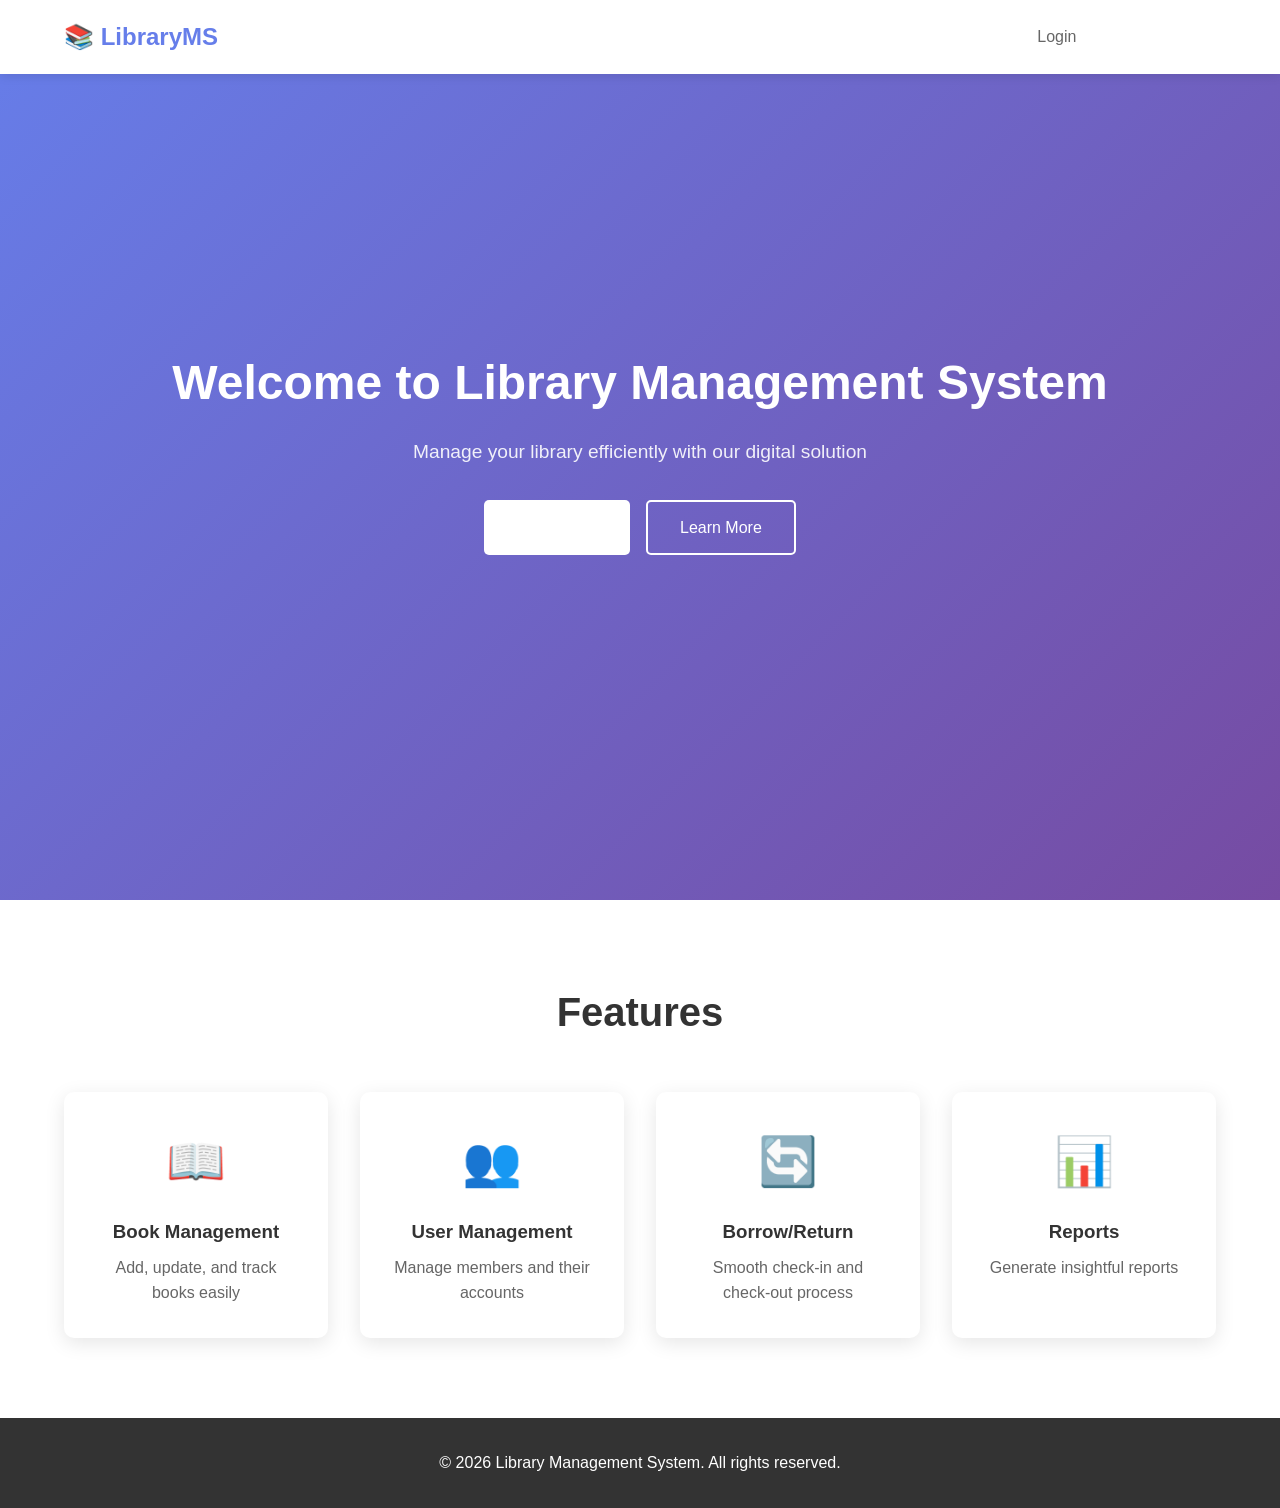
<file: frontend/index.html>
<!DOCTYPE html>
<html lang="en">
<head>
    <meta charset="UTF-8">
    <meta name="viewport" content="width=device-width, initial-scale=1.0">
    <title>Library Management System</title>
    <link rel="stylesheet" href="css/style.css">
</head>
<body>
    <div class="landing-container">
        <nav class="navbar">
            <div class="nav-brand">📚 LibraryMS</div>
            <div class="nav-links">
                <a href="pages/login.html" class="nav-link">Login</a>
                <a href="pages/register.html" class="nav-link btn-primary">Register</a>
            </div>
        </nav>
        
        <div class="hero-section">
            <h1>Welcome to Library Management System</h1>
            <p>Manage your library efficiently with our digital solution</p>
            <div class="hero-buttons">
                <a href="pages/login.html" class="btn btn-primary">Get Started</a>
                <a href="#features" class="btn btn-secondary">Learn More</a>
            </div>
        </div>
        
        <div id="features" class="features-section">
            <h2>Features</h2>
            <div class="features-grid">
                <div class="feature-card">
                    <div class="feature-icon">📖</div>
                    <h3>Book Management</h3>
                    <p>Add, update, and track books easily</p>
                </div>
                <div class="feature-card">
                    <div class="feature-icon">👥</div>
                    <h3>User Management</h3>
                    <p>Manage members and their accounts</p>
                </div>
                <div class="feature-card">
                    <div class="feature-icon">🔄</div>
                    <h3>Borrow/Return</h3>
                    <p>Smooth check-in and check-out process</p>
                </div>
                <div class="feature-card">
                    <div class="feature-icon">📊</div>
                    <h3>Reports</h3>
                    <p>Generate insightful reports</p>
                </div>
            </div>
        </div>
        
        <footer class="footer">
            <p>&copy; 2026 Library Management System. All rights reserved.</p>
        </footer>
    </div>
</body>
</html>
</file>
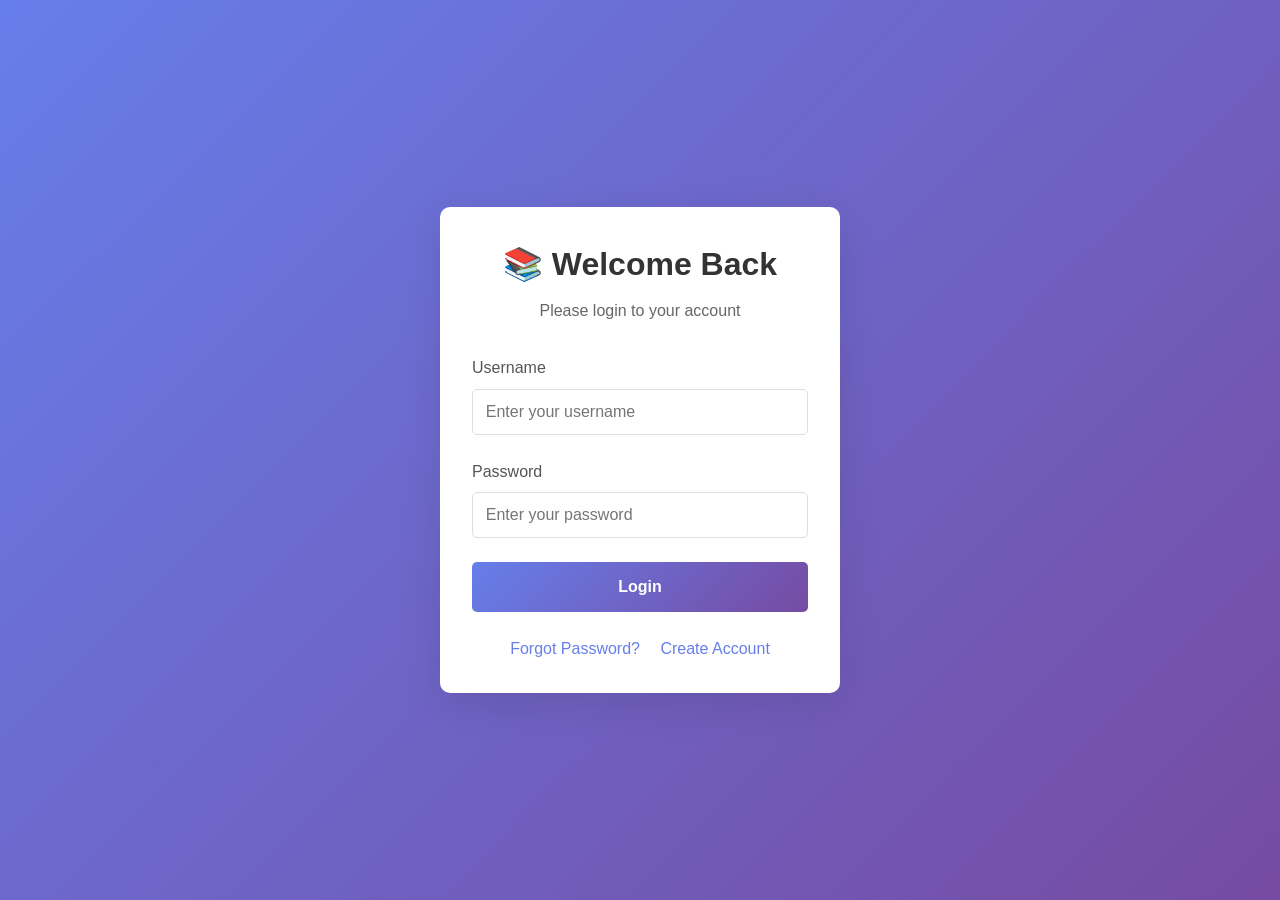
<file: frontend/pages/add-book.html>
<!DOCTYPE html>
<html lang="en">
<head>
    <meta charset="UTF-8">
    <meta name="viewport" content="width=device-width, initial-scale=1.0">
    <title>Add Book - Library Management System</title>
    <link rel="stylesheet" href="../css/style.css">
</head>
<body>
    <div class="dashboard-container">
        <nav class="dashboard-nav">
            <div class="nav-brand">📚 LibraryMS</div>
            <div class="nav-menu">
                <a href="dashboard.html" class="nav-item">Dashboard</a>
                <a href="books.html" class="nav-item">Books</a>
                <a href="add-book.html" class="nav-item active">Add Book</a>
                <div class="user-info">
                    <span class="user-name" id="userName">Loading...</span>
                    <button class="logout-btn" onclick="logout()">Logout</button>
                </div>
            </div>
        </nav>
        
        <div class="form-container">
            <div class="form-header">
                <h1>📖 Add New Book</h1>
                <p>Fill in the details to add a new book to the library</p>
            </div>
            
            <form id="addBookForm">
                <div class="form-group">
                    <label for="isbn">ISBN *</label>
                    <input type="text" id="isbn" name="isbn" required placeholder="e.g., 978-0134685991">
                </div>
                
                <div class="form-group">
                    <label for="title">Book Title *</label>
                    <input type="text" id="title" name="title" required placeholder="Enter book title">
                </div>
                
                <div class="form-group">
                    <label for="author">Author *</label>
                    <input type="text" id="author" name="author" required placeholder="Enter author name">
                </div>
                
                <div class="form-row">
                    <div class="form-group">
                        <label for="publisher">Publisher</label>
                        <input type="text" id="publisher" name="publisher" placeholder="Enter publisher name">
                    </div>
                    
                    <div class="form-group">
                        <label for="quantity">Quantity *</label>
                        <input type="number" id="quantity" name="quantity" required min="1" value="1">
                    </div>
                </div>
                
                <div class="form-group">
                    <label for="shelfLocation">Shelf Location</label>
                    <input type="text" id="shelfLocation" name="shelfLocation" placeholder="e.g., A-12, B-3">
                </div>
                
                <div class="form-group">
                    <label for="description">Description</label>
                    <textarea id="description" name="description" rows="4" placeholder="Enter book description (optional)"></textarea>
                </div>
                
                <button type="submit" class="btn-submit">➕ Add Book to Library</button>
            </form>
            
            <div id="errorMessage" class="error-message" style="display: none;"></div>
            <div id="successMessage" class="success-message" style="display: none;"></div>
        </div>
    </div>
    
    <script src="../js/main.js"></script>
    <script>
        document.addEventListener('DOMContentLoaded', function() {
            checkAuth();
            loadUserInfo();
        });
        
        function loadUserInfo() {
            const username = sessionStorage.getItem('username');
            if (username) {
                document.getElementById('userName').textContent = username;
            }
        }
        
        document.getElementById('addBookForm').addEventListener('submit', async function(e) {
            e.preventDefault();
            
            const bookData = {
                isbn: document.getElementById('isbn').value,
                title: document.getElementById('title').value,
                author: document.getElementById('author').value,
                publisher: document.getElementById('publisher').value || null,
                quantity: parseInt(document.getElementById('quantity').value),
                shelfLocation: document.getElementById('shelfLocation').value || null,
                description: document.getElementById('description').value || null
            };
            
            try {
                const response = await fetch(`${API_BASE_URL}/books`, {
                    method: 'POST',
                    headers: {
                        'Content-Type': 'application/json',
                    },
                    body: JSON.stringify(bookData)
                });
                
                const data = await response.json();
                
                if (response.ok) {
                    showSuccess('Book added successfully!');
                    document.getElementById('addBookForm').reset();
                } else {
                    showError(data.error || 'Failed to add book');
                }
            } catch (error) {
                console.error('Error adding book:', error);
                showError('Network error. Is the backend running?');
            }
        });
    </script>
</body>
</html>
</file>
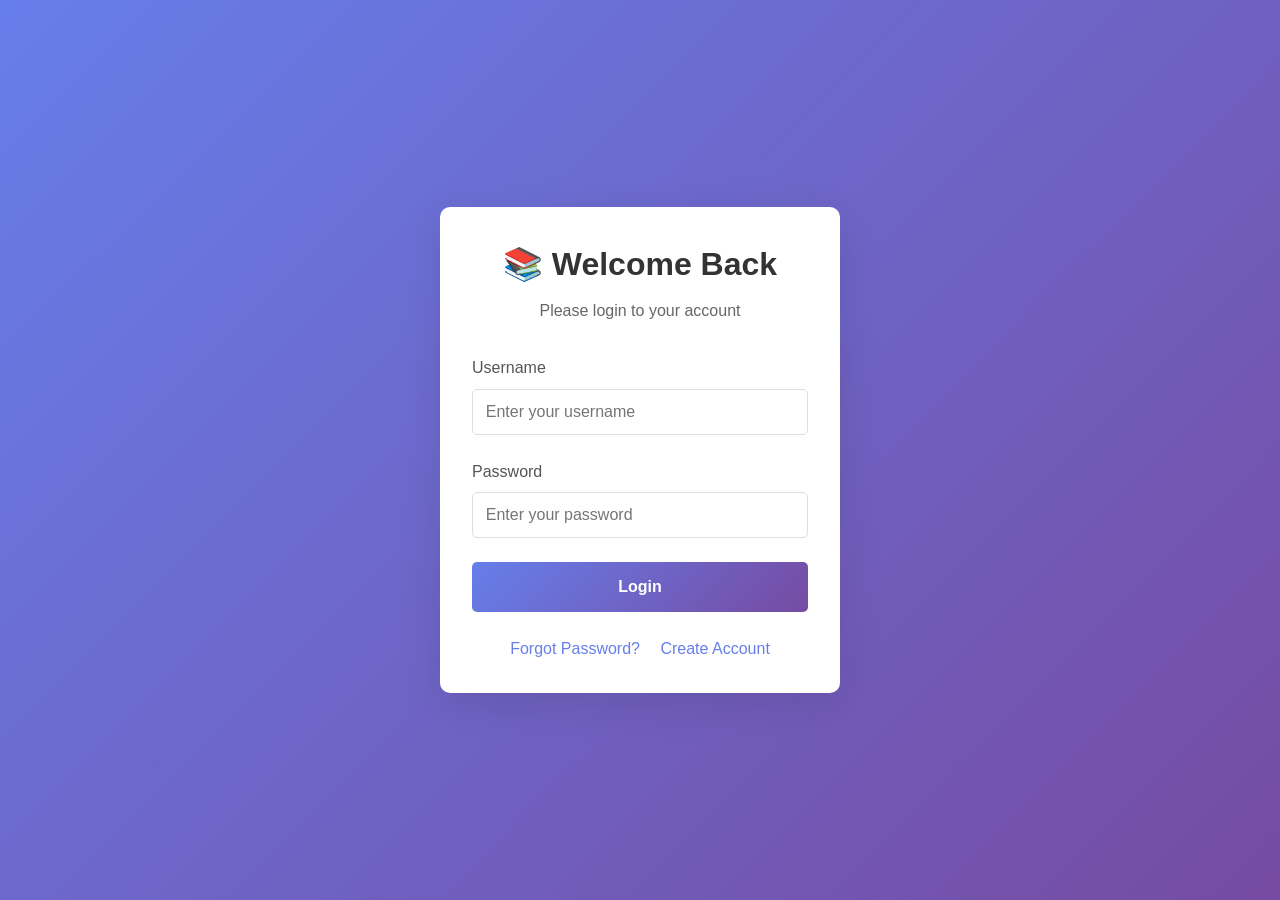
<file: frontend/pages/books.html>
<!DOCTYPE html>
<html lang="en">
<head>
    <meta charset="UTF-8">
    <meta name="viewport" content="width=device-width, initial-scale=1.0">
    <title>Books - Library Management System</title>
    <link rel="stylesheet" href="../css/style.css">
    <style>
        .filters {
            display: flex;
            gap: 1rem;
            margin-bottom: 1.5rem;
            flex-wrap: wrap;
        }
        .filter-select {
            padding: 0.5rem;
            border: 1px solid #ddd;
            border-radius: 5px;
            min-width: 150px;
        }
        .pagination {
            display: flex;
            justify-content: center;
            gap: 0.5rem;
            margin-top: 2rem;
        }
        .page-btn {
            padding: 0.5rem 1rem;
            border: 1px solid #ddd;
            background: white;
            cursor: pointer;
            border-radius: 5px;
        }
        .page-btn.active {
            background: #667eea;
            color: white;
            border-color: #667eea;
        }
        .modal {
            display: none;
            position: fixed;
            top: 0;
            left: 0;
            width: 100%;
            height: 100%;
            background: rgba(0,0,0,0.5);
            z-index: 2000;
        }
        .modal-content {
            background: white;
            margin: 10% auto;
            padding: 2rem;
            width: 90%;
            max-width: 500px;
            border-radius: 10px;
            position: relative;
        }
        .close {
            position: absolute;
            right: 1rem;
            top: 1rem;
            font-size: 1.5rem;
            cursor: pointer;
        }
        .book-details {
            margin: 1rem 0;
        }
        .book-details p {
            margin: 0.5rem 0;
            padding: 0.5rem;
            background: #f8f9fa;
            border-radius: 5px;
        }
        .book-details strong {
            display: inline-block;
            width: 120px;
            color: #333;
        }
    </style>
</head>
<body>
    <div class="dashboard-container">
        <nav class="dashboard-nav">
            <div class="nav-brand">📚 LibraryMS</div>
            <div class="nav-menu">
                <a href="dashboard.html" class="nav-item">Dashboard</a>
                <a href="books.html" class="nav-item active">Books</a>
                <a href="my-books.html" class="nav-item">My Books</a>
                <a href="add-book.html" class="nav-item" id="addBookLink">Add Book</a>
                <div class="user-info">
                    <span class="user-name" id="userName">Loading...</span>
                    <button class="logout-btn" onclick="logout()">Logout</button>
                </div>
            </div>
        </nav>
        
        <div class="main-content">
            <div class="section-header">
                <h2>📖 All Books</h2>
            </div>
            
            <div class="filters">
                <input type="text" class="search-input" id="searchInput" placeholder="Search by title, author, or ISBN..." style="flex: 1;">
                <select class="filter-select" id="categoryFilter">
                    <option value="">All Categories</option>
                </select>
                <select class="filter-select" id="availabilityFilter">
                    <option value="all">All Books</option>
                    <option value="available">Available Only</option>
                    <option value="borrowed">Borrowed Only</option>
                </select>
                <button class="search-btn" onclick="applyFilters()">Apply Filters</button>
                <button class="search-btn" onclick="resetFilters()" style="background: #6c757d;">Reset</button>
            </div>
            
            <div class="books-table-container">
                <table id="booksTable">
                    <thead>
                        <tr>
                            <th>ISBN</th>
                            <th>Title</th>
                            <th>Author</th>
                            <th>Category</th>
                            <th>Available</th>
                            <th>Status</th>
                            <th>Actions</th>
                        </tr>
                    </thead>
                    <tbody id="booksTableBody">
                        <tr>
                            <td colspan="7" class="loading">Loading books...</td>
                        </tr>
                    </tbody>
                </table>
            </div>
            
            <div class="pagination" id="pagination"></div>
        </div>
    </div>
    
    <!-- Book Details Modal -->
    <div id="bookModal" class="modal">
        <div class="modal-content">
            <span class="close" onclick="closeModal()">&times;</span>
            <h2 id="modalTitle">Book Details</h2>
            <div id="modalContent" class="book-details">
                Loading...
            </div>
            <div style="display: flex; gap: 1rem; margin-top: 1rem;" id="modalActions">
                <button class="action-btn" id="modalBorrowBtn" style="flex: 1;">Borrow</button>
                <button class="action-btn" id="modalEditBtn" style="flex: 1; display: none;">Edit</button>
                <button class="action-btn" id="modalDeleteBtn" style="flex: 1; display: none; background: #ff4757; color: white;">Delete</button>
            </div>
        </div>
    </div>
    
    <div id="errorMessage" class="error-message" style="display: none;"></div>
    
    <script src="../js/main.js"></script>
    <script>
        let currentPage = 1;
        let totalPages = 1;
        let allBooks = [];
        let categories = [];
        const userRole = sessionStorage.getItem('userRole');
        
        document.addEventListener('DOMContentLoaded', function() {
            checkAuth();
            loadUserInfo();
            loadCategories();
            loadAllBooks();
            
            // Show/hide add book link based on role
            if (userRole !== 'ADMIN') {
                document.getElementById('addBookLink').style.display = 'none';
            }
        });
        
        function loadUserInfo() {
            const username = sessionStorage.getItem('username');
            document.getElementById('userName').textContent = username || 'User';
        }
        
        async function loadCategories() {
            try {
                const response = await fetch(`${API_BASE_URL}/categories`);
                categories = await response.json();
                
                const select = document.getElementById('categoryFilter');
                categories.forEach(cat => {
                    const option = document.createElement('option');
                    option.value = cat.id;
                    option.textContent = cat.name;
                    select.appendChild(option);
                });
            } catch (error) {
                console.error('Error loading categories:', error);
            }
        }
        
        async function loadAllBooks() {
            try {
                const response = await fetch(`${API_BASE_URL}/books`);
                allBooks = await response.json();
                displayBooks(allBooks);
            } catch (error) {
                console.error('Error loading books:', error);
                showError('Failed to load books');
            }
        }
        
        function displayBooks(books) {
            const tbody = document.getElementById('booksTableBody');
            
            if (books.length === 0) {
                tbody.innerHTML = '<tr><td colspan="7" class="no-data">No books found</td></tr>';
                return;
            }
            
            tbody.innerHTML = books.map(book => `
                <tr>
                    <td>${book.isbn || 'N/A'}</td>
                    <td>${book.title || 'N/A'}</td>
                    <td>${book.author || 'N/A'}</td>
                    <td>${book.category?.name || 'Uncategorized'}</td>
                    <td>${book.available || 0} / ${book.quantity || 0}</td>
                    <td>${getStatusBadge(book)}</td>
                    <td>
                        <button class="action-btn" onclick="viewBookDetails(${book.id})">View</button>
                        ${book.available > 0 ? 
                            `<button class="action-btn" onclick="borrowBook(${book.id})">Borrow</button>` : 
                            '<button class="action-btn" disabled>Unavailable</button>'}
                        ${userRole === 'ADMIN' ? `
                            <button class="action-btn" onclick="editBook(${book.id})">Edit</button>
                            <button class="action-btn" onclick="deleteBook(${book.id})" style="border-color:#ff4757; color:#ff4757;">Delete</button>
                        ` : ''}
                    </td>
                </tr>
            `).join('');
        }
        
        function getStatusBadge(book) {
            if (book.available <= 0) {
                return '<span class="status-badge status-unavailable">Unavailable</span>';
            } else if (book.available < book.quantity) {
                return '<span class="status-badge status-borrowed">Partially Available</span>';
            } else {
                return '<span class="status-badge status-available">Available</span>';
            }
        }
        
        function applyFilters() {
            const keyword = document.getElementById('searchInput').value.toLowerCase();
            const categoryId = document.getElementById('categoryFilter').value;
            const availability = document.getElementById('availabilityFilter').value;
            
            let filtered = allBooks;
            
            if (keyword) {
                filtered = filtered.filter(book => 
                    book.title?.toLowerCase().includes(keyword) ||
                    book.author?.toLowerCase().includes(keyword) ||
                    book.isbn?.toLowerCase().includes(keyword)
                );
            }
            
            if (categoryId) {
                filtered = filtered.filter(book => book.category?.id == categoryId);
            }
            
            if (availability === 'available') {
                filtered = filtered.filter(book => book.available > 0);
            } else if (availability === 'borrowed') {
                filtered = filtered.filter(book => book.available < book.quantity);
            }
            
            displayBooks(filtered);
        }
        
        function resetFilters() {
            document.getElementById('searchInput').value = '';
            document.getElementById('categoryFilter').value = '';
            document.getElementById('availabilityFilter').value = 'all';
            displayBooks(allBooks);
        }
        
        async function viewBookDetails(id) {
            try {
                const response = await fetch(`${API_BASE_URL}/books/${id}`);
                const book = await response.json();
                
                const modal = document.getElementById('bookModal');
                const content = document.getElementById('modalContent');
                
                content.innerHTML = `
                    <p><strong>ISBN:</strong> ${book.isbn || 'N/A'}</p>
                    <p><strong>Title:</strong> ${book.title || 'N/A'}</p>
                    <p><strong>Author:</strong> ${book.author || 'N/A'}</p>
                    <p><strong>Publisher:</strong> ${book.publisher || 'N/A'}</p>
                    <p><strong>Category:</strong> ${book.category?.name || 'Uncategorized'}</p>
                    <p><strong>Quantity:</strong> ${book.quantity || 0}</p>
                    <p><strong>Available:</strong> ${book.available || 0}</p>
                    <p><strong>Shelf Location:</strong> ${book.shelfLocation || 'N/A'}</p>
                    <p><strong>Description:</strong> ${book.description || 'No description'}</p>
                    <p><strong>Added Date:</strong> ${new Date(book.addedDate).toLocaleDateString() || 'N/A'}</p>
                `;
                
                const borrowBtn = document.getElementById('modalBorrowBtn');
                borrowBtn.onclick = () => borrowBook(book.id);
                borrowBtn.style.display = book.available > 0 ? 'block' : 'none';
                
                if (userRole === 'ADMIN') {
                    document.getElementById('modalEditBtn').style.display = 'block';
                    document.getElementById('modalEditBtn').onclick = () => editBook(book.id);
                    document.getElementById('modalDeleteBtn').style.display = 'block';
                    document.getElementById('modalDeleteBtn').onclick = () => deleteBook(book.id);
                }
                
                modal.style.display = 'block';
            } catch (error) {
                console.error('Error loading book details:', error);
                showError('Failed to load book details');
            }
        }
        
        function closeModal() {
            document.getElementById('bookModal').style.display = 'none';
        }
        
        async function borrowBook(id) {
            if (!confirm('Are you sure you want to borrow this book?')) return;
            
            const userId = sessionStorage.getItem('userId');
            
            try {
                const response = await fetch(`${API_BASE_URL}/borrow/borrow?userId=${userId}&bookId=${id}`, {
                    method: 'POST'
                });
                
                const data = await response.json();
                
                if (response.ok) {
                    showSuccess('Book borrowed successfully!');
                    loadAllBooks(); // Refresh the list
                    closeModal();
                } else {
                    showError(data.error || 'Failed to borrow book');
                }
            } catch (error) {
                console.error('Error borrowing book:', error);
                showError('Failed to borrow book');
            }
        }
        
        async function editBook(id) {
            window.location.href = `edit-book.html?id=${id}`;
        }
        
        async function deleteBook(id) {
            if (!confirm('Are you sure you want to delete this book? This action cannot be undone.')) return;
            
            try {
                const response = await fetch(`${API_BASE_URL}/books/${id}`, {
                    method: 'DELETE'
                });
                
                if (response.ok) {
                    showSuccess('Book deleted successfully');
                    loadAllBooks(); // Refresh the list
                    closeModal();
                } else {
                    const data = await response.json();
                    showError(data.error || 'Failed to delete book');
                }
            } catch (error) {
                console.error('Error deleting book:', error);
                showError('Failed to delete book');
            }
        }
    </script>
</body>
</html>
</file>
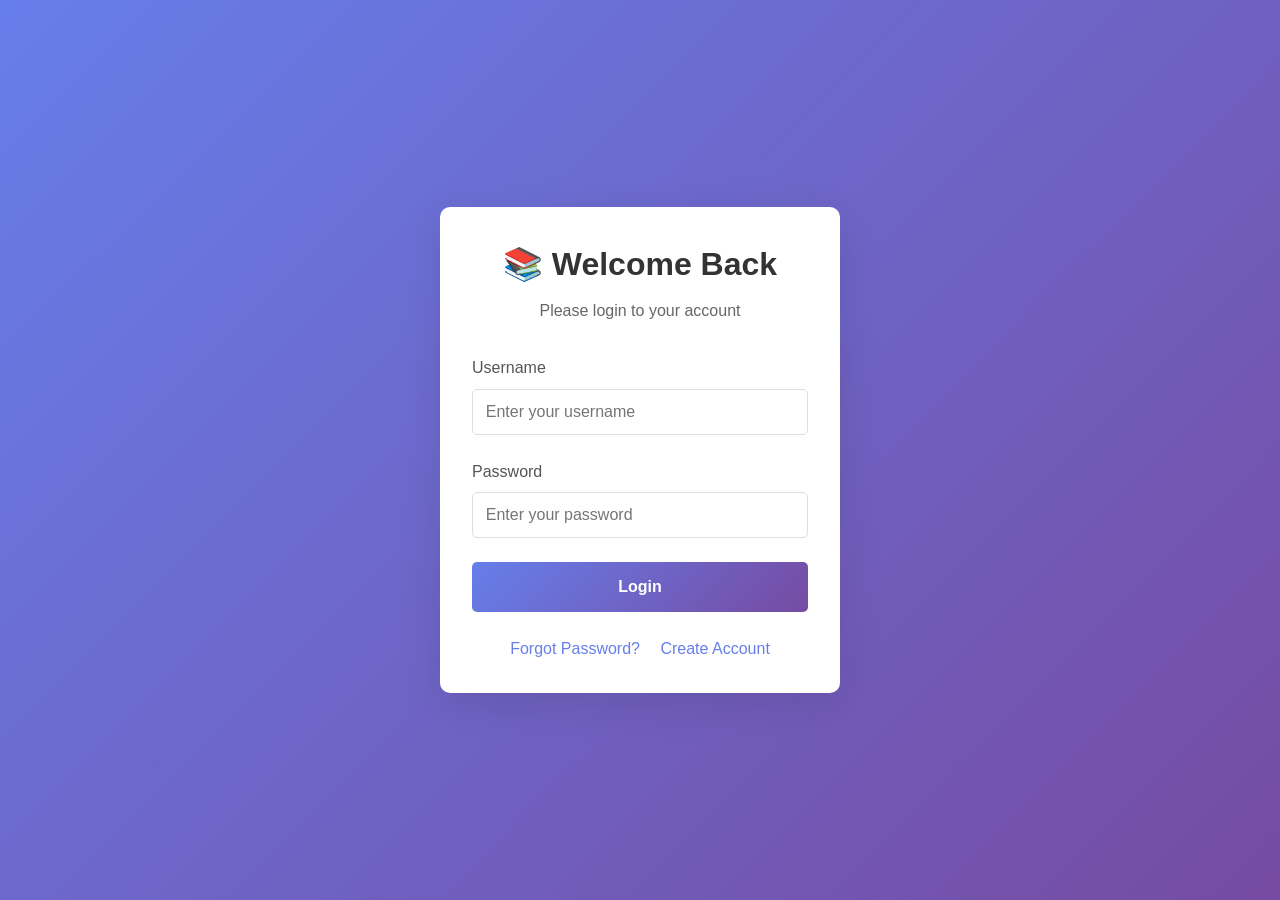
<file: frontend/pages/dashboard.html>
<!DOCTYPE html>
<html lang="en">
<head>
    <meta charset="UTF-8">
    <meta name="viewport" content="width=device-width, initial-scale=1.0">
    <title>Dashboard - Library Management System</title>
    <link rel="stylesheet" href="../css/style.css">
</head>
<body>
    <div class="dashboard-container">
        <nav class="dashboard-nav">
            <div class="nav-brand">📚 LibraryMS</div>
            <div class="nav-menu">
                <a href="dashboard.html" class="nav-item active">Dashboard</a>
                <a href="books.html" class="nav-item">Books</a>
                <a href="add-book.html" class="nav-item">Add Book</a>
                <div class="user-info">
                    <span class="user-name" id="userName">Loading...</span>
                    <button class="logout-btn" onclick="logout()">Logout</button>
                </div>
            </div>
        </nav>
        
        <div class="main-content">
            <div class="welcome-section">
                <h1 id="welcomeMessage">Welcome back!</h1>
                <p>Here's what's happening with your library today.</p>
            </div>
            
            <div class="stats-grid">
                <div class="stat-card">
                    <div class="stat-icon">📚</div>
                    <div class="stat-details">
                        <h3>Total Books</h3>
                        <div class="stat-number" id="totalBooks">0</div>
                    </div>
                </div>
                
                <div class="stat-card">
                    <div class="stat-icon">✅</div>
                    <div class="stat-details">
                        <h3>Available Books</h3>
                        <div class="stat-number" id="availableBooks">0</div>
                    </div>
                </div>
                
                <div class="stat-card">
                    <div class="stat-icon">📖</div>
                    <div class="stat-details">
                        <h3>Borrowed Books</h3>
                        <div class="stat-number" id="borrowedBooks">0</div>
                    </div>
                </div>
                
                <div class="stat-card">
                    <div class="stat-icon">👥</div>
                    <div class="stat-details">
                        <h3>Total Users</h3>
                        <div class="stat-number" id="totalUsers">0</div>
                    </div>
                </div>
            </div>
            
            <div class="section-header">
                <h2>📖 Recent Books</h2>
                <a href="add-book.html" class="btn-add">➕ Add New Book</a>
            </div>
            
            <div class="search-box">
                <input type="text" class="search-input" id="searchInput" placeholder="Search by title, author, or ISBN...">
                <button class="search-btn" onclick="searchBooks()">Search</button>
            </div>
            
            <div class="books-table-container">
                <table id="booksTable">
                    <thead>
                        <tr>
                            <th>ISBN</th>
                            <th>Title</th>
                            <th>Author</th>
                            <th>Publisher</th>
                            <th>Available</th>
                            <th>Status</th>
                            <th>Actions</th>
                        </tr>
                    </thead>
                    <tbody id="booksTableBody">
                        <tr>
                            <td colspan="7" class="loading">Loading books...</td>
                        </tr>
                    </tbody>
                </table>
            </div>
        </div>
    </div>
    
    <div id="errorMessage" class="error-message" style="display: none;"></div>
    
    <script src="../js/main.js"></script>
    <script>
        // Load data when page loads
        document.addEventListener('DOMContentLoaded', function() {
            loadUserInfo();
            loadDashboardData();
            loadBooks();
        });
        
        function loadUserInfo() {
            const username = sessionStorage.getItem('username');
            const fullName = sessionStorage.getItem('fullName');
            
            if (!username) {
                window.location.href = 'login.html';
                return;
            }
            
            document.getElementById('userName').textContent = fullName || username;
            document.getElementById('welcomeMessage').textContent = `Welcome back, ${fullName || username}!`;
        }
        
        async function loadDashboardData() {
            try {
                const booksResponse = await fetch(`${API_BASE_URL}/books`);
                const books = await booksResponse.json();
                
                const totalBooks = books.length;
                const availableBooks = books.filter(b => b.available > 0).length;
                const borrowedBooks = books.filter(b => b.available < b.quantity).length;
                
                document.getElementById('totalBooks').textContent = totalBooks;
                document.getElementById('availableBooks').textContent = availableBooks;
                document.getElementById('borrowedBooks').textContent = borrowedBooks;
                document.getElementById('totalUsers').textContent = '42'; // Placeholder
                
            } catch (error) {
                console.error('Error loading stats:', error);
                showError('Failed to load statistics');
            }
        }
        
        async function loadBooks() {
            try {
                const response = await fetch(`${API_BASE_URL}/books`);
                const books = await response.json();
                
                const tbody = document.getElementById('booksTableBody');
                
                if (books.length === 0) {
                    tbody.innerHTML = '<tr><td colspan="7" class="no-data">No books found. Add your first book!</td></tr>';
                    return;
                }
                
                const recentBooks = books.slice(0, 5);
                
                tbody.innerHTML = recentBooks.map(book => `
                    <tr>
                        <td>${book.isbn || 'N/A'}</td>
                        <td>${book.title || 'N/A'}</td>
                        <td>${book.author || 'N/A'}</td>
                        <td>${book.publisher || 'N/A'}</td>
                        <td>${book.available || 0} / ${book.quantity || 0}</td>
                        <td>${getStatusBadge(book)}</td>
                        <td>
                            <button class="action-btn" onclick="viewBook(${book.id})">View</button>
                            ${book.available > 0 ? 
                                `<button class="action-btn" onclick="borrowBook(${book.id})">Borrow</button>` : 
                                '<button class="action-btn" disabled>Unavailable</button>'}
                        </td>
                    </tr>
                `).join('');
                
            } catch (error) {
                console.error('Error loading books:', error);
                document.getElementById('booksTableBody').innerHTML = 
                    '<tr><td colspan="7" class="no-data">Error loading books. Make sure backend is running.</td></tr>';
            }
        }
        
        function getStatusBadge(book) {
            if (book.available <= 0) {
                return '<span class="status-badge status-unavailable">Unavailable</span>';
            } else if (book.available < book.quantity) {
                return '<span class="status-badge status-borrowed">Partially Available</span>';
            } else {
                return '<span class="status-badge status-available">Available</span>';
            }
        }
        
        async function searchBooks() {
            const keyword = document.getElementById('searchInput').value;
            if (!keyword.trim()) {
                loadBooks();
                return;
            }
            
            try {
                const response = await fetch(`${API_BASE_URL}/books/search?keyword=${encodeURIComponent(keyword)}`);
                const books = await response.json();
                
                const tbody = document.getElementById('booksTableBody');
                
                if (books.length === 0) {
                    tbody.innerHTML = '<tr><td colspan="7" class="no-data">No books found matching your search.</td></tr>';
                    return;
                }
                
                tbody.innerHTML = books.map(book => `
                    <tr>
                        <td>${book.isbn || 'N/A'}</td>
                        <td>${book.title || 'N/A'}</td>
                        <td>${book.author || 'N/A'}</td>
                        <td>${book.publisher || 'N/A'}</td>
                        <td>${book.available || 0} / ${book.quantity || 0}</td>
                        <td>${getStatusBadge(book)}</td>
                        <td>
                            <button class="action-btn" onclick="viewBook(${book.id})">View</button>
                            ${book.available > 0 ? 
                                `<button class="action-btn" onclick="borrowBook(${book.id})">Borrow</button>` : 
                                '<button class="action-btn" disabled>Unavailable</button>'}
                        </td>
                    </tr>
                `).join('');
                
            } catch (error) {
                console.error('Error searching books:', error);
                showError('Search failed');
            }
        }
        
        function viewBook(id) {
            alert(`View book ${id} - Coming soon!`);
        }
        
        function borrowBook(id) {
            alert(`Borrow book ${id} - Coming soon!`);
        }
    </script>
</body>
</html>
</file>
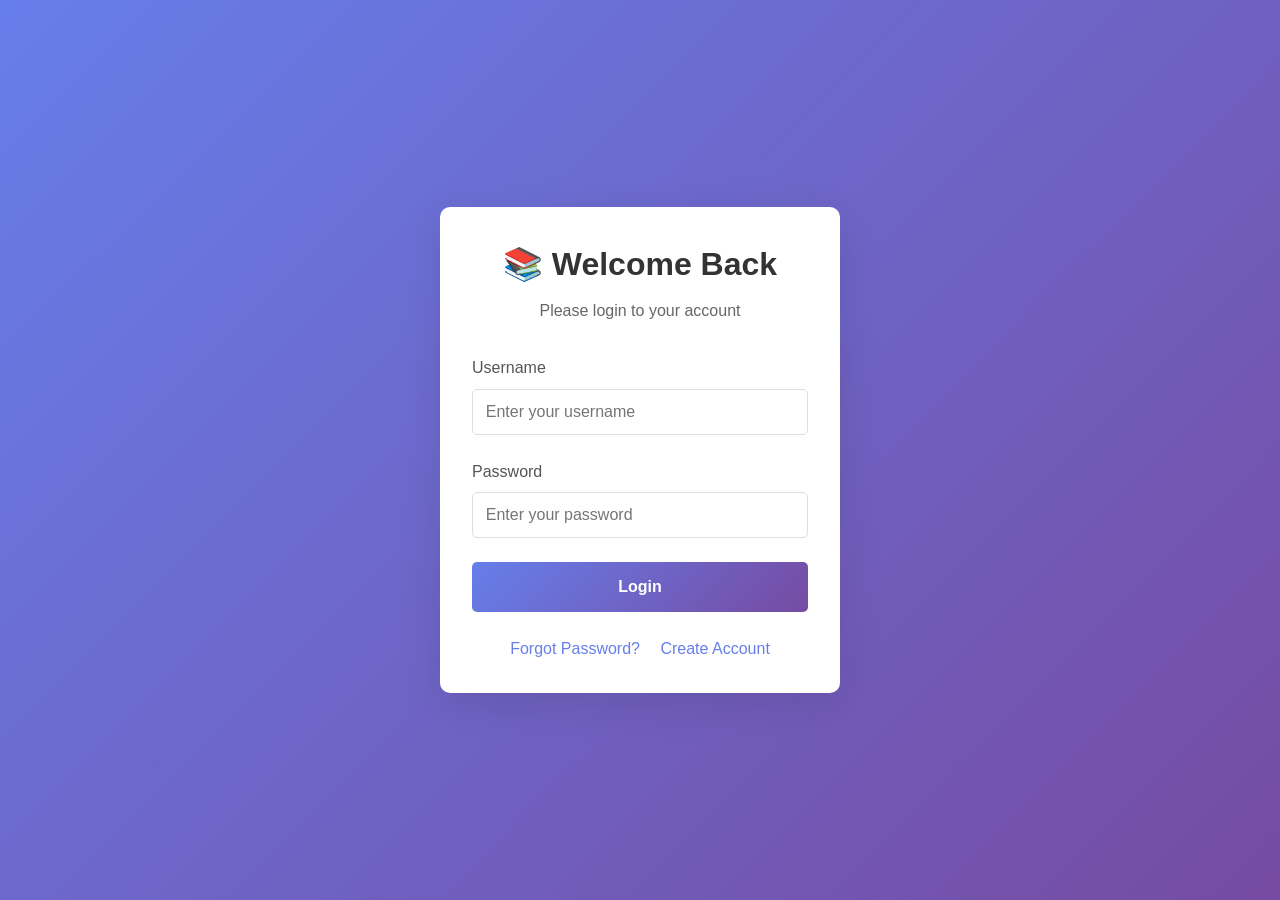
<file: frontend/pages/login.html>
<!DOCTYPE html>
<html lang="en">
<head>
    <meta charset="UTF-8">
    <meta name="viewport" content="width=device-width, initial-scale=1.0">
    <title>Login - Library Management System</title>
    <link rel="stylesheet" href="../css/style.css">
</head>
<body>
    <div class="container">
        <div class="login-container">
            <div class="login-header">
                <h1>📚 Welcome Back</h1>
                <p>Please login to your account</p>
            </div>
            
            <form id="loginForm">
                <div class="form-group">
                    <label for="username">Username</label>
                    <input type="text" id="username" name="username" required placeholder="Enter your username">
                </div>
                
                <div class="form-group">
                    <label for="password">Password</label>
                    <input type="password" id="password" name="password" required placeholder="Enter your password">
                </div>
                
                <button type="submit" class="btn-login">Login</button>
                
                <div class="login-footer">
                    <a href="forgot-password.html">Forgot Password?</a>
                    <a href="register.html">Create Account</a>
                </div>
            </form>
            
            <div id="errorMessage" class="error-message" style="display: none;"></div>
            <div id="successMessage" class="success-message" style="display: none;"></div>
        </div>
    </div>
    
    <script src="../js/main.js"></script>
</body>
</html>
</file>
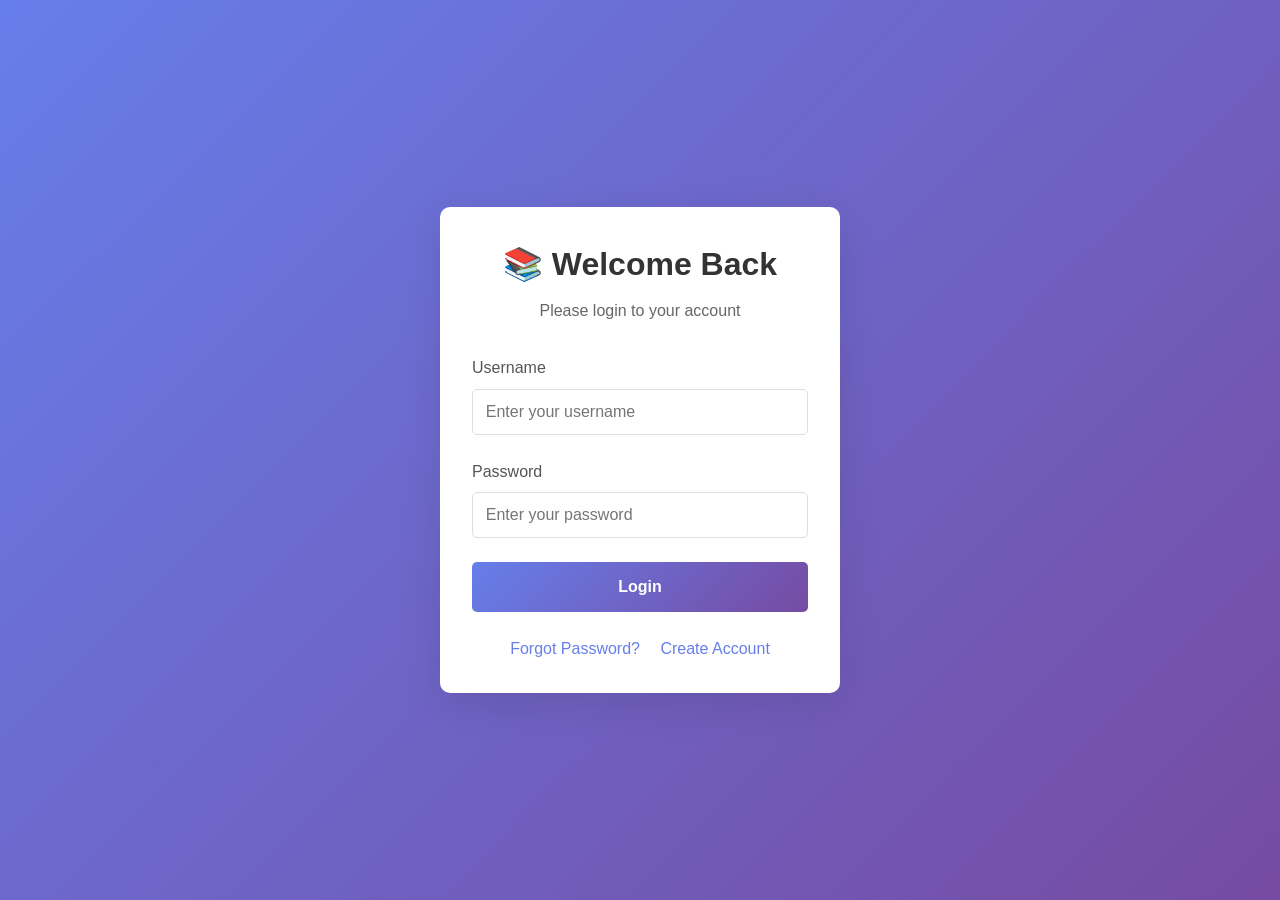
<file: frontend/pages/my-books.html>
<!DOCTYPE html>
<html lang="en">
<head>
    <meta charset="UTF-8">
    <meta name="viewport" content="width=device-width, initial-scale=1.0">
    <title>My Books - Library Management System</title>
    <link rel="stylesheet" href="../css/style.css">
    <style>
        .tab-container {
            display: flex;
            gap: 1rem;
            margin-bottom: 2rem;
            border-bottom: 2px solid #eee;
            padding-bottom: 1rem;
        }
        .tab {
            padding: 0.5rem 2rem;
            cursor: pointer;
            border-radius: 5px;
            font-weight: 500;
        }
        .tab.active {
            background: #667eea;
            color: white;
        }
        .fine-badge {
            background: #ff4757;
            color: white;
            padding: 0.2rem 0.5rem;
            border-radius: 3px;
            font-size: 0.8rem;
            margin-left: 0.5rem;
        }
        .due-date {
            font-size: 0.9rem;
            color: #666;
        }
        .overdue {
            color: #ff4757;
            font-weight: bold;
        }
    </style>
</head>
<body>
    <div class="dashboard-container">
        <nav class="dashboard-nav">
            <div class="nav-brand">📚 LibraryMS</div>
            <div class="nav-menu">
                <a href="dashboard.html" class="nav-item">Dashboard</a>
                <a href="books.html" class="nav-item">Books</a>
                <a href="my-books.html" class="nav-item active">My Books</a>
                <div class="user-info">
                    <span class="user-name" id="userName">Loading...</span>
                    <button class="logout-btn" onclick="logout()">Logout</button>
                </div>
            </div>
        </nav>
        
        <div class="main-content">
            <div class="section-header">
                <h2>📚 My Borrowed Books</h2>
            </div>
            
            <div class="tab-container">
                <div class="tab active" onclick="switchTab('current')" id="tabCurrent">Currently Borrowed</div>
                <div class="tab" onclick="switchTab('history')" id="tabHistory">History</div>
                <div class="tab" onclick="switchTab('overdue')" id="tabOverdue">Overdue</div>
            </div>
            
            <div class="books-table-container" id="currentTab">
                <table>
                    <thead>
                        <tr>
                            <th>Book Title</th>
                            <th>Borrow Date</th>
                            <th>Due Date</th>
                            <th>Days Left</th>
                            <th>Fine</th>
                            <th>Action</th>
                        </tr>
                    </thead>
                    <tbody id="currentBooksBody">
                        <tr>
                            <td colspan="6" class="loading">Loading your books...</td>
                        </tr>
                    </tbody>
                </table>
            </div>
            
            <div class="books-table-container" id="historyTab" style="display: none;">
                <table>
                    <thead>
                        <tr>
                            <th>Book Title</th>
                            <th>Borrow Date</th>
                            <th>Return Date</th>
                            <th>Fine Paid</th>
                            <th>Status</th>
                        </tr>
                    </thead>
                    <tbody id="historyBooksBody">
                        <tr>
                            <td colspan="5" class="loading">Loading history...</td>
                        </tr>
                    </tbody>
                </table>
            </div>
            
            <div class="books-table-container" id="overdueTab" style="display: none;">
                <table>
                    <thead>
                        <tr>
                            <th>Book Title</th>
                            <th>Due Date</th>
                            <th>Days Overdue</th>
                            <th>Fine</th>
                            <th>Action</th>
                        </tr>
                    </thead>
                    <tbody id="overdueBooksBody">
                        <tr>
                            <td colspan="5" class="loading">Checking overdue books...</td>
                        </tr>
                    </tbody>
                </table>
            </div>
        </div>
    </div>
    
    <div id="errorMessage" class="error-message" style="display: none;"></div>
    
    <script src="../js/main.js"></script>
    <script>
        const userId = sessionStorage.getItem('userId');
        let allRecords = [];
        
        document.addEventListener('DOMContentLoaded', function() {
            checkAuth();
            loadUserInfo();
            loadBorrowRecords();
        });
        
        function loadUserInfo() {
            const username = sessionStorage.getItem('username');
            document.getElementById('userName').textContent = username || 'User';
        }
        
        async function loadBorrowRecords() {
            try {
                const response = await fetch(`${API_BASE_URL}/borrow/user/${userId}`);
                allRecords = await response.json();
                displayCurrentBooks();
                displayHistory();
                displayOverdueBooks();
            } catch (error) {
                console.error('Error loading borrow records:', error);
                showError('Failed to load your books');
            }
        }
        
        function displayCurrentBooks() {
            const current = allRecords.filter(record => record.status === 'BORROWED');
            const tbody = document.getElementById('currentBooksBody');
            
            if (current.length === 0) {
                tbody.innerHTML = '<tr><td colspan="6" class="no-data">No books currently borrowed</td></tr>';
                return;
            }
            
            tbody.innerHTML = current.map(record => {
                const today = new Date();
                const dueDate = new Date(record.dueDate);
                const daysLeft = Math.ceil((dueDate - today) / (1000 * 60 * 60 * 24));
                const isOverdue = daysLeft < 0;
                
                return `
                    <tr>
                        <td>${record.book?.title || 'Unknown'}</td>
                        <td>${new Date(record.borrowDate).toLocaleDateString()}</td>
                        <td class="${isOverdue ? 'overdue' : ''}">${new Date(record.dueDate).toLocaleDateString()}</td>
                        <td class="${isOverdue ? 'overdue' : ''}">${isOverdue ? Math.abs(daysLeft) + ' days overdue' : daysLeft + ' days'}</td>
                        <td>${record.fine > 0 ? '₹' + record.fine : 'No fine'}</td>
                        <td>
                            <button class="action-btn" onclick="returnBook(${record.id})">Return</button>
                        </td>
                    </tr>
                `;
            }).join('');
        }
        
        function displayHistory() {
            const history = allRecords.filter(record => record.status === 'RETURNED');
            const tbody = document.getElementById('historyBooksBody');
            
            if (history.length === 0) {
                tbody.innerHTML = '<tr><td colspan="5" class="no-data">No borrowing history</td></tr>';
                return;
            }
            
            tbody.innerHTML = history.map(record => `
                <tr>
                    <td>${record.book?.title || 'Unknown'}</td>
                    <td>${new Date(record.borrowDate).toLocaleDateString()}</td>
                    <td>${record.returnDate ? new Date(record.returnDate).toLocaleDateString() : 'N/A'}</td>
                    <td>${record.fine > 0 ? '₹' + record.fine : 'No fine'}</td>
                    <td><span class="status-badge status-available">Returned</span></td>
                </tr>
            `).join('');
        }
        
        function displayOverdueBooks() {
            const today = new Date();
            const overdue = allRecords.filter(record => {
                if (record.status !== 'BORROWED') return false;
                const dueDate = new Date(record.dueDate);
                return dueDate < today;
            });
            
            const tbody = document.getElementById('overdueBooksBody');
            
            if (overdue.length === 0) {
                tbody.innerHTML = '<tr><td colspan="5" class="no-data">No overdue books</td></tr>';
                document.getElementById('tabOverdue').innerHTML = 'Overdue';
                return;
            }
            
            document.getElementById('tabOverdue').innerHTML = `Overdue <span class="fine-badge">${overdue.length}</span>`;
            
            tbody.innerHTML = overdue.map(record => {
                const dueDate = new Date(record.dueDate);
                const today = new Date();
                const daysOverdue = Math.ceil((today - dueDate) / (1000 * 60 * 60 * 24));
                const fine = daysOverdue * 10;
                
                return `
                    <tr>
                        <td>${record.book?.title || 'Unknown'}</td>
                        <td class="overdue">${dueDate.toLocaleDateString()}</td>
                        <td class="overdue">${daysOverdue} days</td>
                        <td class="overdue">₹${fine}</td>
                        <td>
                            <button class="action-btn" onclick="returnBook(${record.id})" style="border-color:#ff4757; color:#ff4757;">Return & Pay Fine</button>
                        </td>
                    </tr>
                `;
            }).join('');
        }
        
        async function returnBook(recordId) {
            if (!confirm('Return this book?')) return;
            
            try {
                const response = await fetch(`${API_BASE_URL}/borrow/return/${recordId}`, {
                    method: 'POST'
                });
                
                const data = await response.json();
                
                if (response.ok) {
                    showSuccess('Book returned successfully');
                    loadBorrowRecords(); // Refresh
                } else {
                    showError(data.error || 'Failed to return book');
                }
            } catch (error) {
                console.error('Error returning book:', error);
                showError('Failed to return book');
            }
        }
        
        function switchTab(tab) {
            document.getElementById('currentTab').style.display = 'none';
            document.getElementById('historyTab').style.display = 'none';
            document.getElementById('overdueTab').style.display = 'none';
            
            document.getElementById('tabCurrent').classList.remove('active');
            document.getElementById('tabHistory').classList.remove('active');
            document.getElementById('tabOverdue').classList.remove('active');
            
            if (tab === 'current') {
                document.getElementById('currentTab').style.display = 'block';
                document.getElementById('tabCurrent').classList.add('active');
            } else if (tab === 'history') {
                document.getElementById('historyTab').style.display = 'block';
                document.getElementById('tabHistory').classList.add('active');
            } else {
                document.getElementById('overdueTab').style.display = 'block';
                document.getElementById('tabOverdue').classList.add('active');
            }
        }
    </script>
</body>
</html>
</file>
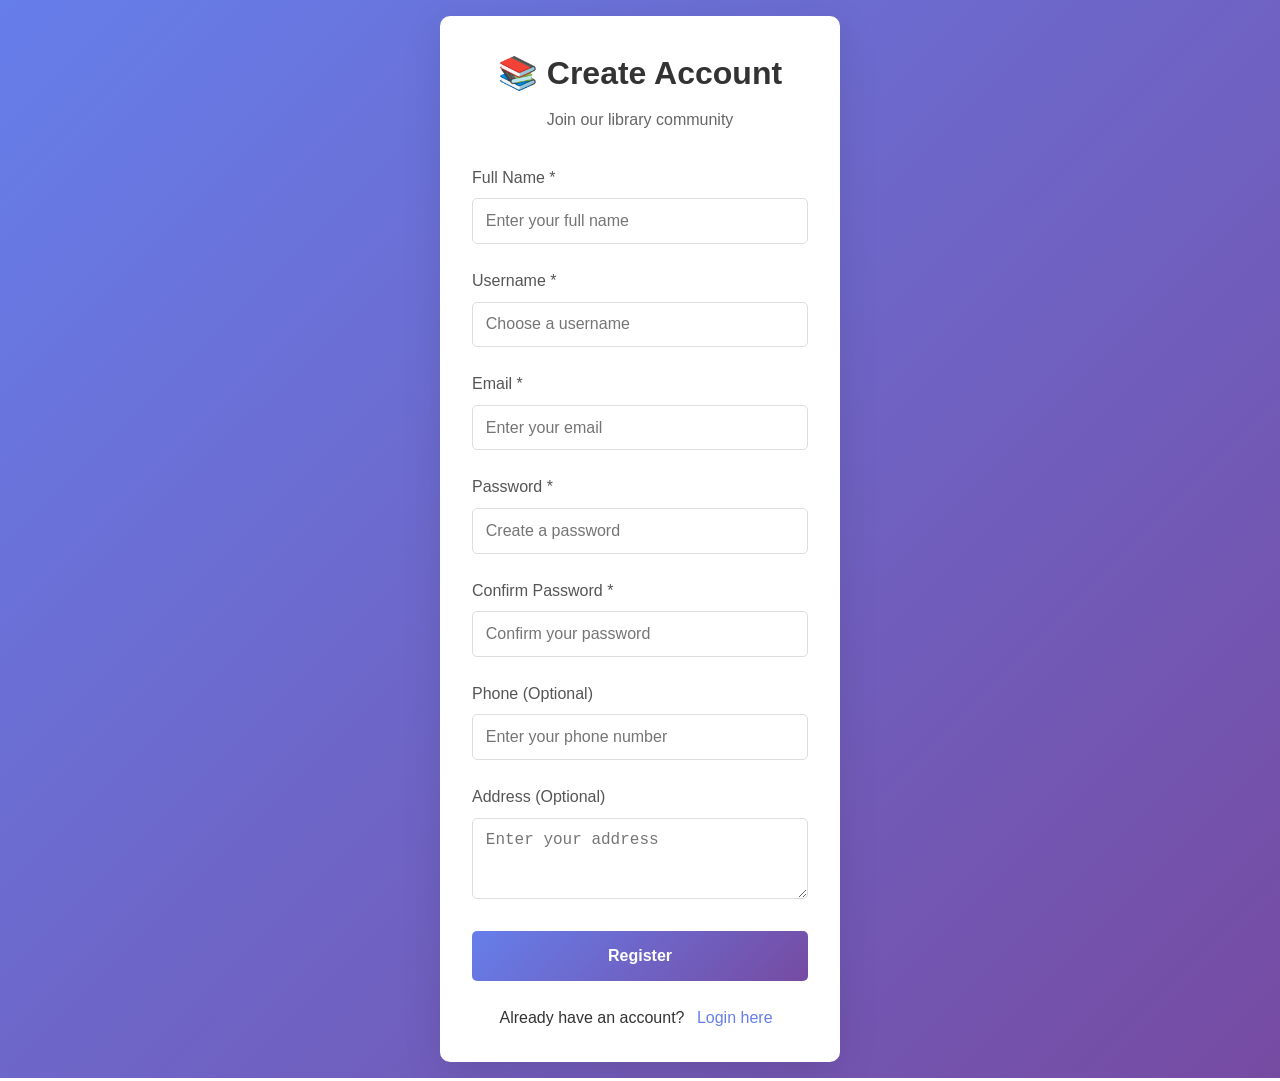
<file: frontend/pages/register.html>
<!DOCTYPE html>
<html lang="en">
<head>
    <meta charset="UTF-8">
    <meta name="viewport" content="width=device-width, initial-scale=1.0">
    <title>Register - Library Management System</title>
    <link rel="stylesheet" href="../css/style.css">
</head>
<body>
    <div class="container">
        <div class="register-container">
            <div class="register-header">
                <h1>📚 Create Account</h1>
                <p>Join our library community</p>
            </div>
            
            <form id="registerForm">
                <div class="form-group">
                    <label for="fullName">Full Name *</label>
                    <input type="text" id="fullName" name="fullName" required placeholder="Enter your full name">
                </div>
                
                <div class="form-group">
                    <label for="username">Username *</label>
                    <input type="text" id="username" name="username" required placeholder="Choose a username">
                </div>
                
                <div class="form-group">
                    <label for="email">Email *</label>
                    <input type="email" id="email" name="email" required placeholder="Enter your email">
                </div>
                
                <div class="form-group">
                    <label for="password">Password *</label>
                    <input type="password" id="password" name="password" required placeholder="Create a password">
                </div>
                
                <div class="form-group">
                    <label for="confirmPassword">Confirm Password *</label>
                    <input type="password" id="confirmPassword" name="confirmPassword" required placeholder="Confirm your password">
                </div>
                
                <div class="form-group">
                    <label for="phone">Phone (Optional)</label>
                    <input type="tel" id="phone" name="phone" placeholder="Enter your phone number">
                </div>
                
                <div class="form-group">
                    <label for="address">Address (Optional)</label>
                    <textarea id="address" name="address" rows="3" placeholder="Enter your address"></textarea>
                </div>
                
                <button type="submit" class="btn-register">Register</button>
                
                <div class="register-footer">
                    <p>Already have an account? <a href="login.html">Login here</a></p>
                </div>
            </form>
            
            <div id="errorMessage" class="error-message" style="display: none;"></div>
            <div id="successMessage" class="success-message" style="display: none;"></div>
        </div>
    </div>
    
    <script src="../js/main.js"></script>
</body>
</html>
</file>
<file: frontend/css/style.css>
* {
    margin: 0;
    padding: 0;
    box-sizing: border-box;
}

body {
    font-family: 'Segoe UI', Tahoma, Geneva, Verdana, sans-serif;
    line-height: 1.6;
    color: #333;
}

/* Navbar */
.navbar {
    display: flex;
    justify-content: space-between;
    align-items: center;
    padding: 1rem 5%;
    background: white;
    box-shadow: 0 2px 10px rgba(0,0,0,0.1);
    position: fixed;
    width: 100%;
    top: 0;
    z-index: 1000;
}

.nav-brand {
    font-size: 1.5rem;
    font-weight: bold;
    color: #667eea;
}

.nav-links {
    display: flex;
    gap: 2rem;
    align-items: center;
}

.nav-link {
    text-decoration: none;
    color: #666;
    font-weight: 500;
    transition: color 0.3s;
}

.nav-link:hover {
    color: #667eea;
}

.btn-primary {
    background: #667eea;
    color: white !important;
    padding: 0.5rem 1.5rem;
    border-radius: 5px;
    transition: background 0.3s;
}

.btn-primary:hover {
    background: #764ba2;
}

/* Hero Section */
.hero-section {
    height: 100vh;
    display: flex;
    flex-direction: column;
    justify-content: center;
    align-items: center;
    text-align: center;
    background: linear-gradient(135deg, #667eea 0%, #764ba2 100%);
    color: white;
    padding: 0 1rem;
}

.hero-section h1 {
    font-size: 3rem;
    margin-bottom: 1rem;
}

.hero-section p {
    font-size: 1.2rem;
    margin-bottom: 2rem;
    opacity: 0.9;
}

.hero-buttons {
    display: flex;
    gap: 1rem;
}

.btn {
    text-decoration: none;
    padding: 0.8rem 2rem;
    border-radius: 5px;
    font-weight: 500;
    transition: transform 0.3s;
}

.btn:hover {
    transform: translateY(-2px);
}

.btn-primary {
    background: white;
    color: #667eea;
}

.btn-secondary {
    background: transparent;
    color: white;
    border: 2px solid white;
}

/* Features Section */
.features-section {
    padding: 5rem 5%;
    text-align: center;
}

.features-section h2 {
    font-size: 2.5rem;
    margin-bottom: 3rem;
    color: #333;
}

.features-grid {
    display: grid;
    grid-template-columns: repeat(auto-fit, minmax(250px, 1fr));
    gap: 2rem;
    max-width: 1200px;
    margin: 0 auto;
}

.feature-card {
    padding: 2rem;
    background: white;
    border-radius: 10px;
    box-shadow: 0 5px 20px rgba(0,0,0,0.1);
    transition: transform 0.3s;
}

.feature-card:hover {
    transform: translateY(-5px);
}

.feature-icon {
    font-size: 3rem;
    margin-bottom: 1rem;
}

.feature-card h3 {
    margin-bottom: 0.5rem;
    color: #333;
}

.feature-card p {
    color: #666;
}

/* Footer */
.footer {
    text-align: center;
    padding: 2rem;
    background: #333;
    color: white;
}

/* Login/Register Forms */
.container {
    min-height: 100vh;
    display: flex;
    justify-content: center;
    align-items: center;
    background: linear-gradient(135deg, #667eea 0%, #764ba2 100%);
    padding: 1rem;
}

.login-container, .register-container {
    background: white;
    border-radius: 10px;
    padding: 2rem;
    width: 100%;
    max-width: 400px;
    box-shadow: 0 10px 40px rgba(0,0,0,0.1);
}

.login-header, .register-header {
    text-align: center;
    margin-bottom: 2rem;
}

.login-header h1, .register-header h1 {
    color: #333;
    margin-bottom: 0.5rem;
}

.login-header p, .register-header p {
    color: #666;
}

.form-group {
    margin-bottom: 1.5rem;
}

.form-group label {
    display: block;
    margin-bottom: 0.5rem;
    color: #555;
    font-weight: 500;
}

.form-group input, .form-group select, .form-group textarea {
    width: 100%;
    padding: 0.8rem;
    border: 1px solid #ddd;
    border-radius: 5px;
    font-size: 1rem;
    transition: border-color 0.3s;
}

.form-group input:focus, .form-group select:focus, .form-group textarea:focus {
    outline: none;
    border-color: #667eea;
}

.btn-login, .btn-register, .btn-submit {
    width: 100%;
    padding: 1rem;
    background: linear-gradient(135deg, #667eea 0%, #764ba2 100%);
    color: white;
    border: none;
    border-radius: 5px;
    font-size: 1rem;
    font-weight: 600;
    cursor: pointer;
    transition: transform 0.3s;
}

.btn-login:hover, .btn-register:hover, .btn-submit:hover {
    transform: translateY(-2px);
}

.login-footer, .register-footer {
    margin-top: 1.5rem;
    text-align: center;
}

.login-footer a, .register-footer a {
    color: #667eea;
    text-decoration: none;
    margin: 0 0.5rem;
}

.login-footer a:hover, .register-footer a:hover {
    text-decoration: underline;
}

.error-message {
    background: #ffebee;
    color: #c62828;
    padding: 1rem;
    border-radius: 5px;
    margin-top: 1rem;
    text-align: center;
}

.success-message {
    background: #e8f5e9;
    color: #2e7d32;
    padding: 1rem;
    border-radius: 5px;
    margin-top: 1rem;
    text-align: center;
}

/* Dashboard Styles */
.dashboard-nav {
    background: white;
    padding: 1rem 5%;
    box-shadow: 0 2px 10px rgba(0,0,0,0.1);
    display: flex;
    justify-content: space-between;
    align-items: center;
    position: sticky;
    top: 0;
    z-index: 100;
}

.nav-menu {
    display: flex;
    gap: 2rem;
    align-items: center;
}

.nav-item {
    text-decoration: none;
    color: #666;
    font-weight: 500;
    padding: 0.5rem 1rem;
    border-radius: 5px;
    transition: all 0.3s;
}

.nav-item:hover {
    background: #f0f0f0;
    color: #667eea;
}

.nav-item.active {
    background: #667eea;
    color: white;
}

.user-info {
    display: flex;
    align-items: center;
    gap: 1rem;
}

.user-name {
    color: #333;
    font-weight: 500;
}

.logout-btn {
    background: #ff4757;
    color: white;
    border: none;
    padding: 0.5rem 1rem;
    border-radius: 5px;
    cursor: pointer;
    font-weight: 500;
    transition: background 0.3s;
}

.logout-btn:hover {
    background: #ff6b81;
}

.main-content {
    padding: 2rem 5%;
}

.stats-grid {
    display: grid;
    grid-template-columns: repeat(auto-fit, minmax(250px, 1fr));
    gap: 1.5rem;
    margin-bottom: 2rem;
}

.stat-card {
    background: white;
    padding: 1.5rem;
    border-radius: 10px;
    box-shadow: 0 2px 10px rgba(0,0,0,0.1);
    display: flex;
    align-items: center;
    gap: 1rem;
    transition: transform 0.3s;
}

.stat-card:hover {
    transform: translateY(-5px);
}

.stat-icon {
    font-size: 2.5rem;
    background: linear-gradient(135deg, #667eea 0%, #764ba2 100%);
    color: white;
    width: 60px;
    height: 60px;
    border-radius: 10px;
    display: flex;
    align-items: center;
    justify-content: center;
}

.stat-details h3 {
    color: #666;
    font-size: 0.9rem;
    margin-bottom: 0.3rem;
}

.stat-number {
    color: #333;
    font-size: 1.8rem;
    font-weight: bold;
}

.section-header {
    display: flex;
    justify-content: space-between;
    align-items: center;
    margin-bottom: 1.5rem;
}

.btn-add {
    background: linear-gradient(135deg, #667eea 0%, #764ba2 100%);
    color: white;
    text-decoration: none;
    padding: 0.8rem 1.5rem;
    border-radius: 5px;
    font-weight: 500;
    transition: transform 0.3s;
    display: inline-flex;
    align-items: center;
    gap: 0.5rem;
}

.btn-add:hover {
    transform: translateY(-2px);
}

.books-table-container {
    background: white;
    border-radius: 10px;
    padding: 1.5rem;
    box-shadow: 0 2px 10px rgba(0,0,0,0.1);
    overflow-x: auto;
}

table {
    width: 100%;
    border-collapse: collapse;
}

th {
    text-align: left;
    padding: 1rem;
    background: #f8f9fa;
    color: #333;
    font-weight: 600;
}

td {
    padding: 1rem;
    border-bottom: 1px solid #eee;
    color: #666;
}

tr:hover {
    background: #f8f9fa;
}

.status-badge {
    padding: 0.3rem 0.8rem;
    border-radius: 20px;
    font-size: 0.85rem;
    font-weight: 500;
}

.status-available {
    background: #e8f5e9;
    color: #2e7d32;
}

.status-borrowed {
    background: #fff3e0;
    color: #ef6c00;
}

.status-unavailable {
    background: #ffebee;
    color: #c62828;
}

.action-btn {
    background: none;
    border: 1px solid #667eea;
    color: #667eea;
    padding: 0.4rem 0.8rem;
    border-radius: 5px;
    cursor: pointer;
    font-size: 0.9rem;
    transition: all 0.3s;
    margin-right: 0.5rem;
}

.action-btn:hover {
    background: #667eea;
    color: white;
}

.action-btn:disabled {
    opacity: 0.5;
    cursor: not-allowed;
}

.search-box {
    display: flex;
    gap: 1rem;
    margin-bottom: 1.5rem;
}

.search-input {
    flex: 1;
    padding: 0.8rem;
    border: 1px solid #ddd;
    border-radius: 5px;
    font-size: 1rem;
}

.search-btn {
    background: #667eea;
    color: white;
    border: none;
    padding: 0 2rem;
    border-radius: 5px;
    cursor: pointer;
    font-weight: 500;
}

.loading {
    text-align: center;
    padding: 2rem;
    color: #666;
}

.no-data {
    text-align: center;
    padding: 2rem;
    color: #999;
}

/* Add Book Form */
.form-container {
    max-width: 600px;
    margin: 2rem auto;
    background: white;
    padding: 2rem;
    border-radius: 10px;
    box-shadow: 0 2px 10px rgba(0,0,0,0.1);
}

.form-header {
    text-align: center;
    margin-bottom: 2rem;
}

.form-row {
    display: grid;
    grid-template-columns: 1fr 1fr;
    gap: 1rem;
}

.preview-section {
    margin-top: 2rem;
    padding: 1rem;
    background: #f8f9fa;
    border-radius: 5px;
}

.preview-title {
    font-weight: bold;
    color: #333;
    margin-bottom: 0.5rem;
}

.preview-content {
    color: #666;
}

.char-count {
    text-align: right;
    font-size: 0.8rem;
    color: #999;
    margin-top: 0.2rem;
}

.isbn-hint {
    font-size: 0.8rem;
    color: #667eea;
    margin-top: 0.2rem;
}
</file>
